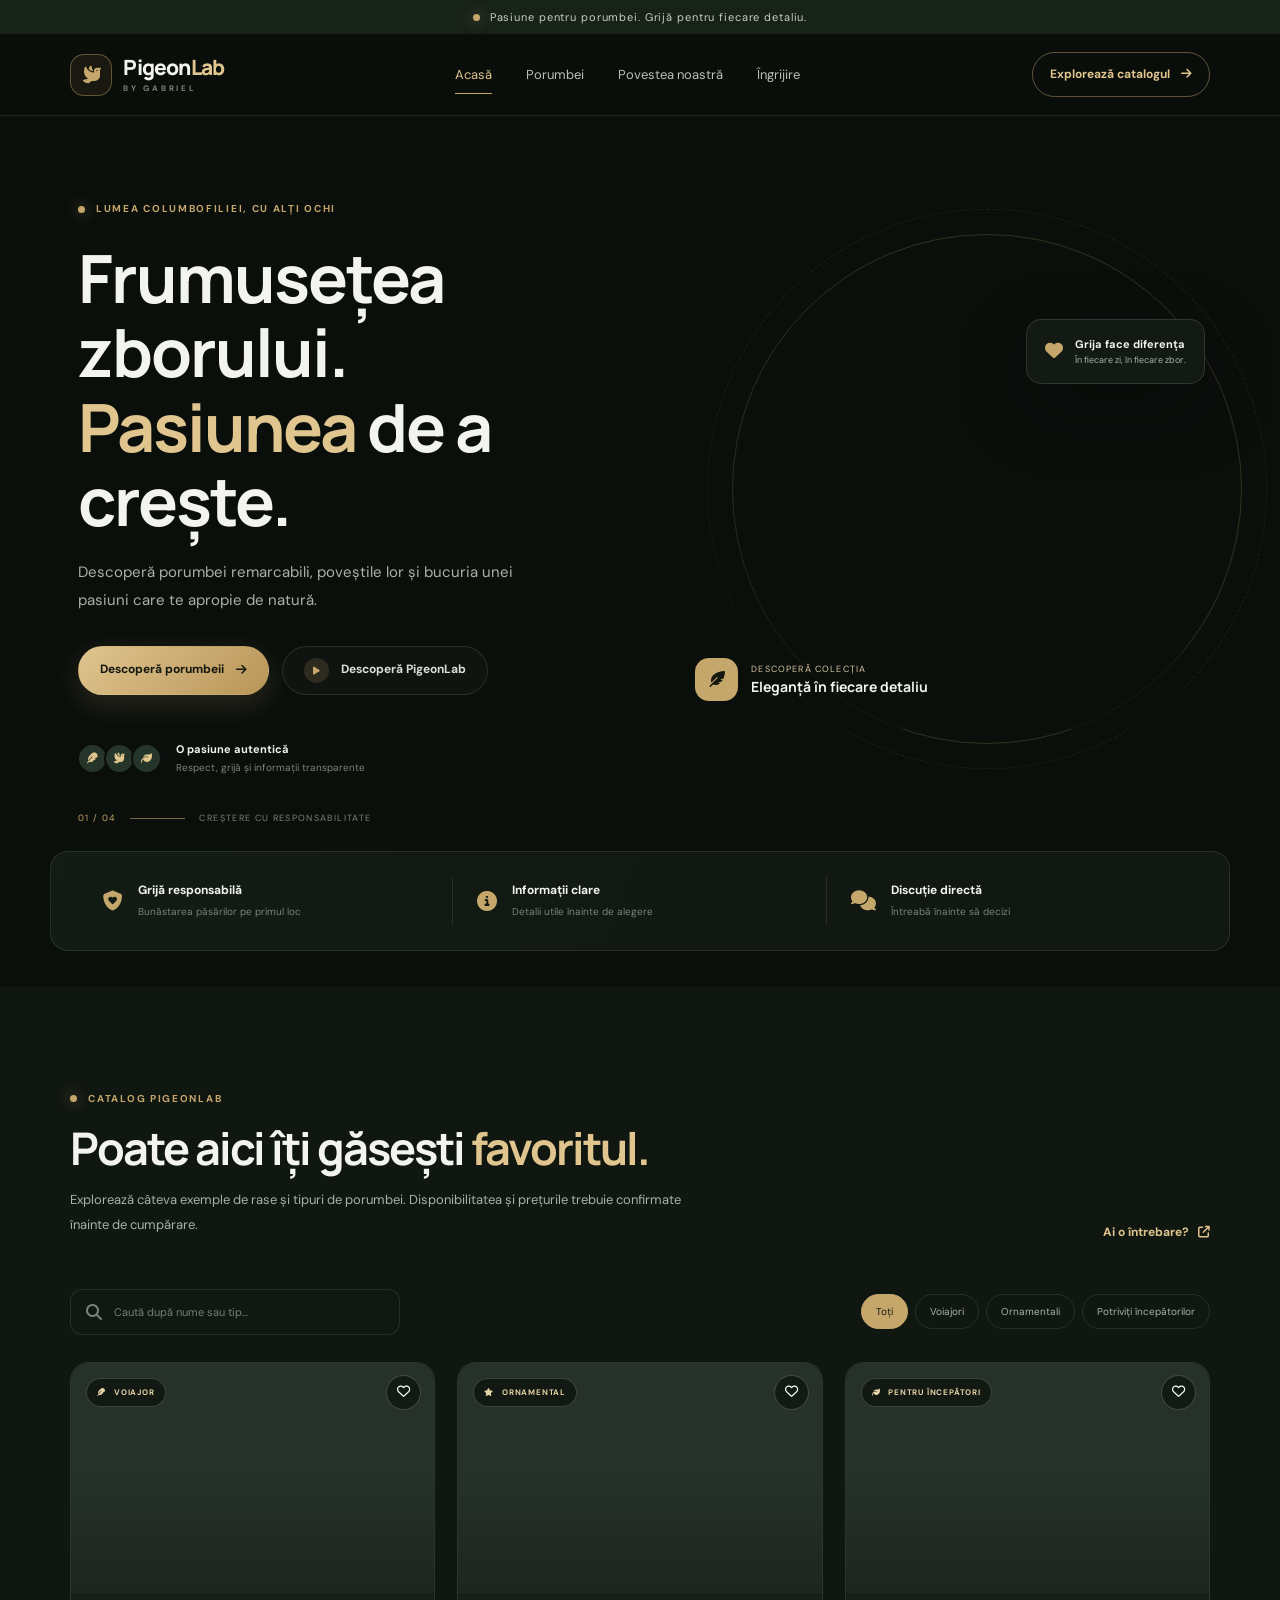
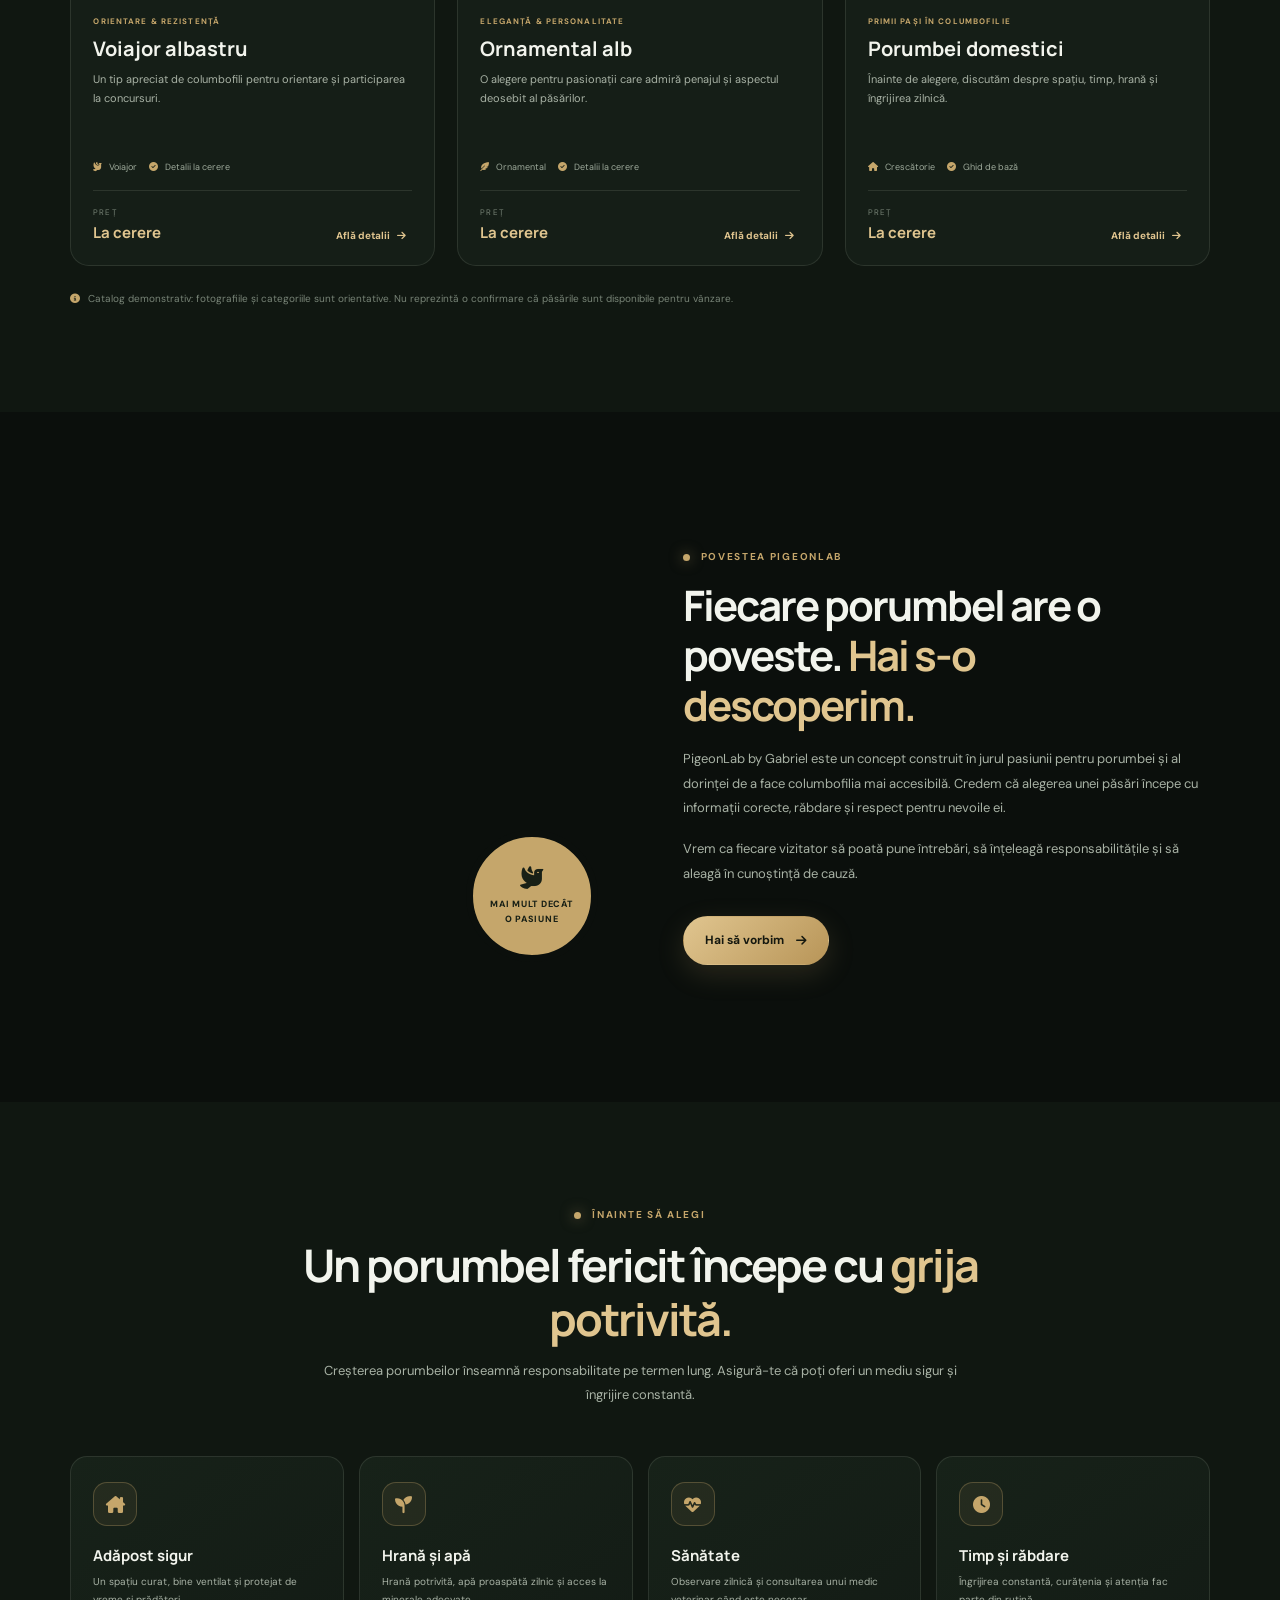
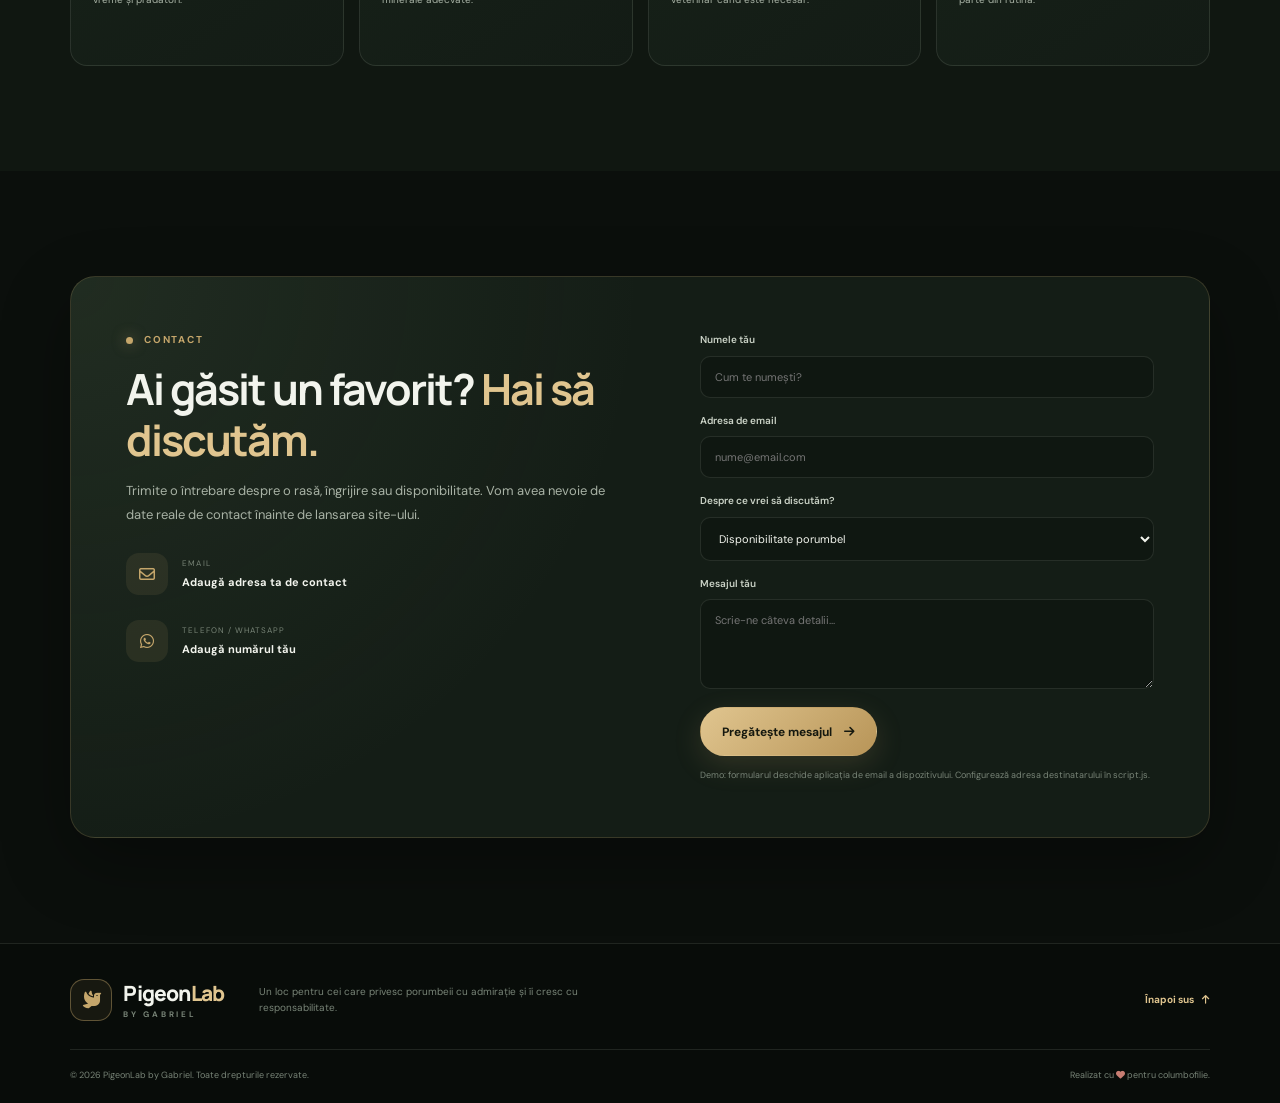
<file: index.html>
<!DOCTYPE html>
<html lang="ro">
<head>
  <meta charset="UTF-8">
  <meta name="viewport" content="width=device-width, initial-scale=1.0">
  <meta name="theme-color" content="#10130f">
  <meta name="description" content="PigeonLab by Gabriel — descoperă porumbei voiajori și ornamentali, cu informații clare și suport pentru alegerea potrivită.">
  <title>PigeonLab — Crescuți cu pasiune</title>
  <link rel="preconnect" href="https://fonts.googleapis.com">
  <link rel="preconnect" href="https://fonts.gstatic.com" crossorigin>
  <link href="https://fonts.googleapis.com/css2?family=DM+Sans:wght@400;500;600;700&family=Manrope:wght@400;500;600;700;800&display=swap" rel="stylesheet">
  <link rel="stylesheet" href="https://cdnjs.cloudflare.com/ajax/libs/font-awesome/6.5.2/css/all.min.css">
  <link rel="stylesheet" href="style.css">
  <script src="script.js" defer></script>
</head>
<body>
  <div class="announcement"><span class="status-dot"></span> Pasiune pentru porumbei. Grijă pentru fiecare detaliu.</div>
  <header class="site-header">
    <a class="brand" href="#acasa" aria-label="PigeonLab, pagina principală">
      <span class="brand-mark"><i class="fa-solid fa-dove"></i></span>
      <span>Pigeon<span class="brand-light">Lab</span><small>BY GABRIEL</small></span>
    </a>
    <button class="menu-toggle" id="menuToggle" aria-label="Deschide meniul" aria-expanded="false"><i class="fa-solid fa-bars"></i></button>
    <nav class="main-nav" id="mainNav" aria-label="Navigare principală">
      <a class="nav-link active" href="#acasa">Acasă</a>
      <a class="nav-link" href="#catalog">Porumbei</a>
      <a class="nav-link" href="#poveste">Povestea noastră</a>
      <a class="nav-link" href="#ingrijire">Îngrijire</a>
    </nav>
    <a class="header-cta" href="#catalog">Explorează catalogul <i class="fa-solid fa-arrow-right"></i></a>
  </header>

  <main>
    <section class="hero" id="acasa">
      <div class="hero-copy">
        <div class="eyebrow"><span></span> LUMEA COLUMBOFILIEI, CU ALȚI OCHI</div>
        <h1>Frumusețea zborului.<br><em>Pasiunea</em> de a crește.</h1>
        <p class="hero-text">Descoperă porumbei remarcabili, poveștile lor și bucuria unei pasiuni care te apropie de natură.</p>
        <div class="hero-actions">
          <a class="button button-primary" href="#catalog">Descoperă porumbeii <i class="fa-solid fa-arrow-right"></i></a>
          <a class="button button-quiet" href="#poveste"><span class="play-icon"><i class="fa-solid fa-play"></i></span> Descoperă PigeonLab</a>
        </div>
        <div class="hero-proof">
          <div class="avatar-stack" aria-hidden="true"><span><i class="fa-solid fa-feather"></i></span><span><i class="fa-solid fa-dove"></i></span><span><i class="fa-solid fa-leaf"></i></span></div>
          <div><strong>O pasiune autentică</strong><small>Respect, grijă și informații transparente</small></div>
        </div>
      </div>
      <div class="hero-visual">
        <div class="hero-image"></div>
        <div class="image-shade"></div>
        <div class="hero-label"><span class="label-icon"><i class="fa-solid fa-feather-pointed"></i></span><div><small>DESCOPERĂ COLECȚIA</small><strong>Eleganță în fiecare detaliu</strong></div></div>
        <div class="floating-note"><i class="fa-solid fa-heart"></i><span><strong>Grija face diferența</strong><small>În fiecare zi, în fiecare zbor.</small></span></div>
        <span class="hero-orbit orbit-one"></span><span class="hero-orbit orbit-two"></span>
      </div>
      <div class="hero-bottom-note"><span>01 / 04</span><span class="line"></span><span>CREȘTERE CU RESPONSABILITATE</span></div>
    </section>

    <section class="trust-strip" aria-label="Principiile PigeonLab">
      <div><i class="fa-solid fa-shield-heart"></i><span><strong>Grijă responsabilă</strong><small>Bunăstarea păsărilor pe primul loc</small></span></div>
      <div><i class="fa-solid fa-circle-info"></i><span><strong>Informații clare</strong><small>Detalii utile înainte de alegere</small></span></div>
      <div><i class="fa-solid fa-comments"></i><span><strong>Discuție directă</strong><small>Întreabă înainte să decizi</small></span></div>
    </section>

    <section class="catalog-section section-pad" id="catalog">
      <div class="section-heading">
        <div><div class="eyebrow"><span></span> CATALOG PIGEONLAB</div><h2>Poate aici îți găsești <em>favoritul.</em></h2><p>Explorează câteva exemple de rase și tipuri de porumbei. Disponibilitatea și prețurile trebuie confirmate înainte de cumpărare.</p></div>
        <a class="text-link" href="#contact">Ai o întrebare? <i class="fa-solid fa-arrow-up-right-from-square"></i></a>
      </div>
      <div class="catalog-tools">
        <label class="search-box"><i class="fa-solid fa-magnifying-glass"></i><input id="birdSearch" type="search" placeholder="Caută după nume sau tip..." aria-label="Caută porumbei"></label>
        <div class="filter-group" role="group" aria-label="Filtrează porumbeii">
          <button class="filter-btn active" data-filter="all">Toți</button>
          <button class="filter-btn" data-filter="voiajor">Voiajori</button>
          <button class="filter-btn" data-filter="ornamental">Ornamentali</button>
          <button class="filter-btn" data-filter="incepatori">Potriviți începătorilor</button>
        </div>
      </div>
      <div class="bird-grid" id="birdGrid">
        <article class="bird-card" data-category="voiajor" data-name="porumbel voiajor albastru">
          <div class="bird-photo photo-one"><span class="bird-badge"><i class="fa-solid fa-feather"></i> VOIAJOR</span><button class="favorite-btn" aria-label="Adaugă Porumbel voiajor albastru la favorite" aria-pressed="false"><i class="fa-regular fa-heart"></i></button></div>
          <div class="bird-info"><div class="bird-kicker">ORIENTARE & REZISTENȚĂ</div><h3>Voiajor albastru</h3><p>Un tip apreciat de columbofili pentru orientare și participarea la concursuri.</p><div class="bird-meta"><span><i class="fa-solid fa-dove"></i> Voiajor</span><span><i class="fa-solid fa-circle-check"></i> Detalii la cerere</span></div><div class="bird-card-bottom"><div class="price"><small>PREȚ</small><strong>La cerere</strong></div><button class="details-btn" data-bird="Voiajor albastru">Află detalii <i class="fa-solid fa-arrow-right"></i></button></div></div>
        </article>
        <article class="bird-card" data-category="ornamental" data-name="porumbel ornamental alb">
          <div class="bird-photo photo-two"><span class="bird-badge"><i class="fa-solid fa-star"></i> ORNAMENTAL</span><button class="favorite-btn" aria-label="Adaugă Porumbel ornamental alb la favorite" aria-pressed="false"><i class="fa-regular fa-heart"></i></button></div>
          <div class="bird-info"><div class="bird-kicker">ELEGANȚĂ & PERSONALITATE</div><h3>Ornamental alb</h3><p>O alegere pentru pasionații care admiră penajul și aspectul deosebit al păsărilor.</p><div class="bird-meta"><span><i class="fa-solid fa-feather-pointed"></i> Ornamental</span><span><i class="fa-solid fa-circle-check"></i> Detalii la cerere</span></div><div class="bird-card-bottom"><div class="price"><small>PREȚ</small><strong>La cerere</strong></div><button class="details-btn" data-bird="Ornamental alb">Află detalii <i class="fa-solid fa-arrow-right"></i></button></div></div>
        </article>
        <article class="bird-card" data-category="incepatori" data-name="porumbei domestici pentru incepatori">
          <div class="bird-photo photo-three"><span class="bird-badge"><i class="fa-solid fa-leaf"></i> PENTRU ÎNCEPĂTORI</span><button class="favorite-btn" aria-label="Adaugă Porumbei pentru începători la favorite" aria-pressed="false"><i class="fa-regular fa-heart"></i></button></div>
          <div class="bird-info"><div class="bird-kicker">PRIMII PAȘI ÎN COLUMBOFILIE</div><h3>Porumbei domestici</h3><p>Înainte de alegere, discutăm despre spațiu, timp, hrană și îngrijirea zilnică.</p><div class="bird-meta"><span><i class="fa-solid fa-house"></i> Crescătorie</span><span><i class="fa-solid fa-circle-check"></i> Ghid de bază</span></div><div class="bird-card-bottom"><div class="price"><small>PREȚ</small><strong>La cerere</strong></div><button class="details-btn" data-bird="Porumbei domestici">Află detalii <i class="fa-solid fa-arrow-right"></i></button></div></div>
        </article>
      </div>
      <div class="empty-state" id="emptyState" hidden><i class="fa-solid fa-magnifying-glass"></i><h3>N-am găsit porumbei pentru această căutare.</h3><p>Încearcă alt cuvânt sau schimbă filtrul.</p></div>
      <p class="catalog-disclaimer"><i class="fa-solid fa-circle-info"></i> Catalog demonstrativ: fotografiile și categoriile sunt orientative. Nu reprezintă o confirmare că păsările sunt disponibile pentru vânzare.</p>
    </section>

    <section class="story-section section-pad" id="poveste">
      <div class="story-image-wrap"><div class="story-image"></div><div class="story-stamp"><i class="fa-solid fa-dove"></i><span>MAI MULT DECÂT<br>O PASIUNE</span></div></div>
      <div class="story-copy"><div class="eyebrow"><span></span> POVESTEA PIGEONLAB</div><h2>Fiecare porumbel are o poveste. <em>Hai s-o descoperim.</em></h2><p>PigeonLab by Gabriel este un concept construit în jurul pasiunii pentru porumbei și al dorinței de a face columbofilia mai accesibilă. Credem că alegerea unei păsări începe cu informații corecte, răbdare și respect pentru nevoile ei.</p><p>Vrem ca fiecare vizitator să poată pune întrebări, să înțeleagă responsabilitățile și să aleagă în cunoștință de cauză.</p><a class="button button-primary" href="#contact">Hai să vorbim <i class="fa-solid fa-arrow-right"></i></a></div>
    </section>

    <section class="care-section section-pad" id="ingrijire">
      <div class="section-heading centered"><div class="eyebrow"><span></span> ÎNAINTE SĂ ALEGI</div><h2>Un porumbel fericit începe cu <em>grija potrivită.</em></h2><p>Creșterea porumbeilor înseamnă responsabilitate pe termen lung. Asigură-te că poți oferi un mediu sigur și îngrijire constantă.</p></div>
      <div class="care-grid">
        <article class="care-card"><span class="care-icon"><i class="fa-solid fa-house-chimney"></i></span><h3>Adăpost sigur</h3><p>Un spațiu curat, bine ventilat și protejat de vreme și prădători.</p></article>
        <article class="care-card"><span class="care-icon"><i class="fa-solid fa-seedling"></i></span><h3>Hrană și apă</h3><p>Hrană potrivită, apă proaspătă zilnic și acces la minerale adecvate.</p></article>
        <article class="care-card"><span class="care-icon"><i class="fa-solid fa-heart-pulse"></i></span><h3>Sănătate</h3><p>Observare zilnică și consultarea unui medic veterinar când este necesar.</p></article>
        <article class="care-card"><span class="care-icon"><i class="fa-solid fa-clock"></i></span><h3>Timp și răbdare</h3><p>Îngrijirea constantă, curățenia și atenția fac parte din rutină.</p></article>
      </div>
    </section>

    <section class="contact-section section-pad" id="contact">
      <div class="contact-panel"><div class="contact-copy"><div class="eyebrow"><span></span> CONTACT</div><h2>Ai găsit un favorit? <em>Hai să discutăm.</em></h2><p>Trimite o întrebare despre o rasă, îngrijire sau disponibilitate. Vom avea nevoie de date reale de contact înainte de lansarea site-ului.</p><div class="contact-detail"><i class="fa-regular fa-envelope"></i><span><small>EMAIL</small><strong>Adaugă adresa ta de contact</strong></span></div><div class="contact-detail"><i class="fa-brands fa-whatsapp"></i><span><small>TELEFON / WHATSAPP</small><strong>Adaugă numărul tău</strong></span></div></div>
        <form class="contact-form" id="contactForm">
          <label for="contactName">Numele tău</label><input id="contactName" name="name" type="text" placeholder="Cum te numești?" required>
          <label for="contactEmail">Adresa de email</label><input id="contactEmail" name="email" type="email" placeholder="nume@email.com" required>
          <label for="contactTopic">Despre ce vrei să discutăm?</label><select id="contactTopic" name="topic"><option>Disponibilitate porumbel</option><option>Informații despre rase</option><option>Îngrijire și hrană</option><option>Altă întrebare</option></select>
          <label for="contactMessage">Mesajul tău</label><textarea id="contactMessage" name="message" rows="3" placeholder="Scrie-ne câteva detalii..." required></textarea>
          <button class="button button-primary form-submit" type="submit">Pregătește mesajul <i class="fa-solid fa-arrow-right"></i></button>
          <small class="form-note">Demo: formularul deschide aplicația de email a dispozitivului. Configurează adresa destinatarului în script.js.</small>
        </form>
      </div>
    </section>
  </main>

  <footer class="site-footer">
    <div class="footer-main"><a class="brand footer-brand" href="#acasa"><span class="brand-mark"><i class="fa-solid fa-dove"></i></span><span>Pigeon<span class="brand-light">Lab</span><small>BY GABRIEL</small></span></a><p>Un loc pentru cei care privesc porumbeii cu admirație și îi cresc cu responsabilitate.</p><a class="back-top" href="#acasa">Înapoi sus <i class="fa-solid fa-arrow-up"></i></a></div>
    <div class="footer-bottom"><span>© <span id="year"></span> PigeonLab by Gabriel. Toate drepturile rezervate.</span><span>Realizat cu <i class="fa-solid fa-heart"></i> pentru columbofilie.</span></div>
  </footer>

  <dialog class="bird-dialog" id="birdDialog" aria-labelledby="dialogTitle"><button class="dialog-close" id="dialogClose" aria-label="Închide"><i class="fa-solid fa-xmark"></i></button><div class="dialog-icon"><i class="fa-solid fa-dove"></i></div><div class="eyebrow"><span></span> PIGEONLAB</div><h2 id="dialogTitle">Detalii despre porumbel</h2><p id="dialogText">Contactează-ne pentru mai multe informații.</p><p class="dialog-note">Disponibilitatea, vârsta, istoricul și prețul trebuie confirmate direct înainte de orice achiziție.</p><a class="button button-primary" href="#contact" id="dialogContact">Întreabă despre acest porumbel <i class="fa-solid fa-arrow-right"></i></a></dialog>
  <div class="toast-container" id="toastContainer" role="status" aria-live="polite"></div>
</body>
</html>
</file>
<file: style.css>
/* =========================================================
   PIGEONLAB BY GABRIEL — Modern responsive stylesheet
   Save as: style.css
   ========================================================= */

:root {
  --bg: #0b0f0c;
  --bg-soft: #101711;
  --surface: #151e17;
  --surface-2: #1b281e;
  --text: #f2f4ed;
  --muted: #a8b2a5;
  --muted-2: #788477;
  --accent: #c5a66b;
  --accent-light: #e0c58f;
  --green: #78966f;
  --line: rgba(225, 232, 219, .11);
  --shadow: 0 24px 70px rgba(0, 0, 0, .32);
  --radius: 22px;
  --container: 1180px;
}

* { box-sizing: border-box; }
html { scroll-behavior: smooth; scroll-padding-top: 100px; }
body {
  margin: 0;
  background: var(--bg);
  color: var(--text);
  font-family: "DM Sans", sans-serif;
  line-height: 1.65;
  -webkit-font-smoothing: antialiased;
}
body, button, input, textarea, select { font-family: "DM Sans", sans-serif; }
button, a { -webkit-tap-highlight-color: transparent; }
a { color: inherit; text-decoration: none; }
button { color: inherit; }
img { max-width: 100%; display: block; }
::selection { background: var(--accent); color: #10130f; }

.announcement {
  min-height: 34px;
  display: flex;
  align-items: center;
  justify-content: center;
  gap: 10px;
  padding: 7px 16px;
  background: #172219;
  color: #c5d0c1;
  font-size: 11px;
  letter-spacing: .08em;
  text-align: center;
}
.status-dot, .eyebrow > span {
  width: 7px; height: 7px; flex: 0 0 7px;
  border-radius: 50%; background: var(--accent);
  box-shadow: 0 0 14px rgba(197,166,107,.6);
}
.site-header {
  height: 82px;
  padding: 0 max(5.5vw, calc((100vw - var(--container))/2));
  display: flex; align-items: center; justify-content: space-between;
  gap: 30px;
  position: sticky; top: 0; z-index: 50;
  background: rgba(11,15,12,.88);
  border-bottom: 1px solid var(--line);
  backdrop-filter: blur(18px);
}
.brand { display: inline-flex; align-items: center; gap: 11px; font: 800 21px/1 "Manrope", sans-serif; letter-spacing: -.8px; }
.brand-mark {
  width: 42px; height: 42px; display: grid; place-items: center;
  border: 1px solid rgba(197,166,107,.42); border-radius: 14px;
  color: var(--accent); background: rgba(197,166,107,.08); font-size: 18px;
}
.brand-light { color: var(--accent-light); }
.brand small { display: block; margin-top: 6px; color: var(--muted-2); font: 700 8px/1 "DM Sans",sans-serif; letter-spacing: 2.7px; }
.main-nav { display: flex; align-items: center; gap: 34px; }
.nav-link { color: #b9c1b5; font-size: 13px; transition: color .2s; position: relative; }
.nav-link::after { content:""; position:absolute; left:0; right:100%; bottom:-9px; height:1px; background:var(--accent); transition:right .25s; }
.nav-link:hover, .nav-link.active { color: var(--accent-light); }
.nav-link:hover::after, .nav-link.active::after { right:0; }
.header-cta {
  padding: 12px 17px; border: 1px solid rgba(197,166,107,.45);
  border-radius: 100px; color: var(--accent-light); font-size: 12px; font-weight: 700;
  transition: .25s;
}
.header-cta:hover { background: var(--accent); color: #11160f; transform: translateY(-2px); }
.header-cta i { margin-left: 8px; }
.menu-toggle { display: none; border: 1px solid var(--line); background: var(--surface); width: 43px; height: 43px; border-radius: 13px; font-size: 17px; cursor: pointer; }

.hero {
  max-width: var(--container); min-height: 650px; margin: auto;
  padding: 85px 28px 75px; display: grid;
  grid-template-columns: 1fr 1.02fr; align-items: center; gap: 65px;
  position: relative;
}
.hero-copy { position: relative; z-index: 2; }
.eyebrow { display: flex; align-items: center; gap: 11px; color: var(--accent); font-size: 10px; font-weight: 700; letter-spacing: .17em; }
.hero h1, h2 { font-family: "Manrope", sans-serif; letter-spacing: -2px; }
.hero h1 { margin: 23px 0 19px; font-size: clamp(42px, 5.2vw, 67px); line-height: 1.12; font-weight: 700; }
h1 em, h2 em { color: var(--accent-light); font-style: normal; }
.hero-text { max-width: 480px; color: var(--muted); font-size: 15px; line-height: 1.9; }
.hero-actions { display: flex; flex-wrap: wrap; gap: 13px; margin-top: 31px; }
.button {
  min-height: 49px; padding: 0 21px; border-radius: 100px;
  display: inline-flex; align-items: center; justify-content: center; gap: 12px;
  border: 1px solid transparent; font-size: 12px; font-weight: 700;
  cursor: pointer; transition: transform .25s, background .25s, border-color .25s;
}
.button:hover { transform: translateY(-3px); }
.button-primary { color: #15180f; background: linear-gradient(135deg, #e0c58f, #b89558); box-shadow: 0 9px 28px rgba(197,166,107,.17); }
.button-primary:hover { background: #ebd3a5; }
.button-quiet { border-color: var(--line); color: #d9dfd5; background: rgba(255,255,255,.025); }
.button-quiet:hover { border-color: rgba(197,166,107,.5); }
.play-icon { width: 25px; height: 25px; display: grid; place-items: center; border-radius: 50%; background: rgba(197,166,107,.16); color: var(--accent); font-size: 9px; }
.hero-proof { display: flex; align-items: center; gap: 14px; margin-top: 45px; }
.avatar-stack { display: flex; padding-left: 3px; }
.avatar-stack span { width: 31px; height: 31px; margin-left: -4px; display: grid; place-items: center; border-radius: 50%; border: 2px solid var(--bg); background: #26352a; color: var(--accent-light); font-size: 11px; }
.hero-proof strong, .hero-proof small { display: block; }
.hero-proof strong { font-size: 11px; }
.hero-proof small { color: var(--muted-2); font-size: 10px; margin-top: 2px; }
.hero-visual { height: 480px; position: relative; isolation: isolate; }
.hero-image, .story-image, .bird-photo {
  background-size: cover; background-position: center;
}
.hero-image {
  position: absolute; inset: 0 20px 0 0; border-radius: 48% 48% 18px 18px;
  background-image: url("https://images.unsplash.com/photo-1552728089-57bdde30beb3?auto=format&fit=crop&w=1200&q=85");
  filter: saturate(.78);
}
.image-shade { position: absolute; inset: 0 20px 0 0; border-radius: 48% 48% 18px 18px; background: linear-gradient(180deg,rgba(10,15,10,.02),rgba(10,15,10,.2) 55%,rgba(10,15,10,.75)); }
.hero-label { position: absolute; left: 28px; bottom: 28px; display: flex; align-items: center; gap: 13px; }
.label-icon { width: 43px; height: 43px; display:grid; place-items:center; border-radius:14px; background:var(--accent); color:#15180f; }
.hero-label small, .hero-label strong { display:block; }
.hero-label small { color:#d6c49e; font-size:9px; letter-spacing:.13em; }
.hero-label strong { font:700 14px "Manrope",sans-serif; }
.floating-note { position:absolute; right:-3px; top:70px; display:flex; align-items:center; gap:12px; padding:15px 18px; border:1px solid rgba(255,255,255,.12); border-radius:15px; background:rgba(20,29,21,.88); box-shadow:var(--shadow); backdrop-filter:blur(12px); }
.floating-note > i { color:var(--accent); font-size:18px; }
.floating-note strong,.floating-note small { display:block; }
.floating-note strong { font-size:11px; }
.floating-note small { color:var(--muted); font-size:9px; }
.hero-orbit { position:absolute; border:1px solid rgba(197,166,107,.22); border-radius:50%; z-index:-1; }
.orbit-one { width:510px;height:510px;right:-40px;top:-15px; }
.orbit-two { width:560px;height:560px;right:-65px;top:-40px; border-style:dashed; opacity:.5; }
.hero-bottom-note { position:absolute; left:28px; bottom:25px; display:flex; align-items:center; gap:14px; color:var(--muted-2); font-size:9px; letter-spacing:.15em; }
.hero-bottom-note > span:first-child { color:var(--accent); }
.hero-bottom-note .line { width:55px; height:1px; background:var(--accent); opacity:.6; }

.trust-strip { max-width:var(--container); margin:0 auto 35px; padding:25px 28px; display:grid; grid-template-columns:repeat(3,1fr); border:1px solid var(--line); border-radius:18px; background:linear-gradient(110deg,#121b14,#111711); }
.trust-strip > div { display:flex; align-items:center; gap:15px; padding:4px 24px; border-right:1px solid var(--line); }
.trust-strip > div:last-child { border:0; }
.trust-strip i { color:var(--accent); font-size:20px; }
.trust-strip strong,.trust-strip small { display:block; }
.trust-strip strong { font-size:12px; }
.trust-strip small { color:var(--muted-2); font-size:10px; margin-top:3px; }

.section-pad { padding:105px max(5.5vw, calc((100vw - var(--container))/2)); }
.catalog-section { background:var(--bg-soft); }
.section-heading { display:flex; align-items:end; justify-content:space-between; gap:25px; margin-bottom:38px; }
.section-heading h2,.story-copy h2,.contact-copy h2 { max-width:680px; margin:14px 0 10px; font-size:clamp(31px,4vw,45px); line-height:1.2; }
.section-heading p,.story-copy p,.contact-copy > p { max-width:650px; color:var(--muted); font-size:13px; line-height:1.9; }
.text-link { flex-shrink:0; color:var(--accent-light); font-size:12px; font-weight:700; padding-bottom:8px; }
.text-link i { margin-left:6px; }
.catalog-tools { display:flex; justify-content:space-between; align-items:center; gap:20px; margin-bottom:27px; }
.search-box { width:min(330px,100%); height:46px; padding:0 15px; display:flex; align-items:center; gap:10px; border:1px solid var(--line); border-radius:12px; background:#111812; color:var(--muted-2); }
.search-box:focus-within { border-color:rgba(197,166,107,.65); box-shadow:0 0 0 3px rgba(197,166,107,.08); }
.search-box input { width:100%; border:0; outline:0; background:transparent; color:var(--text); font-size:11px; }
.search-box input::placeholder { color:#758073; }
.filter-group { display:flex; flex-wrap:wrap; gap:7px; }
.filter-btn { padding:10px 14px; border:1px solid var(--line); border-radius:100px; background:transparent; color:var(--muted); font-size:10px; cursor:pointer; transition:.2s; }
.filter-btn:hover,.filter-btn.active { color:#17190f; border-color:var(--accent); background:var(--accent); }
.bird-grid { display:grid; grid-template-columns:repeat(3,minmax(0,1fr)); gap:22px; }
.bird-card { overflow:hidden; border:1px solid var(--line); border-radius:19px; background:var(--surface); transition:transform .3s,border-color .3s,box-shadow .3s; }
.bird-card:hover { transform:translateY(-7px); border-color:rgba(197,166,107,.42); box-shadow:var(--shadow); }
.bird-photo { height:230px; position:relative; background-color:#263229; }
.photo-one { background-image:url("https://images.unsplash.com/photo-1555169062-013468b47731?auto=format&fit=crop&w=900&q=85"); }
.photo-two { background-image:url("https://images.unsplash.com/photo-1591608971362-f08b2a75731a?auto=format&fit=crop&w=900&q=85"); }
.photo-three { background-image:url("https://images.unsplash.com/photo-1501706362039-c6e13d3f1f4b?auto=format&fit=crop&w=900&q=85"); }
.bird-photo::after { content:""; position:absolute; inset:45% 0 0; background:linear-gradient(transparent,rgba(0,0,0,.25)); pointer-events:none; }
.bird-badge { position:absolute; z-index:1; top:15px; left:15px; padding:7px 10px; border:1px solid rgba(255,255,255,.18); border-radius:100px; background:rgba(13,19,14,.78); color:#e6d2a7; font-size:8px; font-weight:700; letter-spacing:.1em; backdrop-filter:blur(8px); }
.bird-badge i { margin-right:5px; }
.favorite-btn { position:absolute; z-index:2; top:12px; right:13px; width:35px; height:35px; display:grid; place-items:center; border:1px solid rgba(255,255,255,.2); border-radius:50%; background:rgba(13,19,14,.75); color:#fff; cursor:pointer; transition:.2s; }
.favorite-btn:hover,.favorite-btn[aria-pressed="true"] { color:#e58a83; border-color:#e58a83; }
.bird-info { padding:22px; }
.bird-kicker { color:var(--accent); font-size:8px; font-weight:700; letter-spacing:.14em; }
.bird-info h3 { margin:7px 0 8px; font:700 20px "Manrope",sans-serif; }
.bird-info p { min-height:63px; margin:0; color:var(--muted); font-size:11px; line-height:1.8; }
.bird-meta { display:flex; flex-wrap:wrap; gap:12px; padding:15px 0; margin-top:12px; border-bottom:1px solid var(--line); color:#9eaa9b; font-size:9px; }
.bird-meta i { margin-right:5px; color:var(--accent); }
.bird-card-bottom { display:flex; justify-content:space-between; align-items:end; gap:10px; padding-top:15px; }
.price small,.price strong { display:block; }
.price small { color:var(--muted-2); font-size:8px; letter-spacing:.13em; }
.price strong { margin-top:3px; color:var(--accent-light); font:700 15px "Manrope",sans-serif; }
.details-btn { border:0; background:transparent; color:var(--accent-light); font-size:10px; font-weight:700; cursor:pointer; }
.details-btn i { margin-left:5px; transition:transform .2s; }
.details-btn:hover i { transform:translateX(4px); }
.empty-state { padding:55px 20px; text-align:center; color:var(--muted); }
.empty-state > i { color:var(--accent); font-size:25px; }
.empty-state h3 { color:var(--text); font:700 18px "Manrope",sans-serif; }
.empty-state p { font-size:12px; }
.catalog-disclaimer { margin:25px 0 0; color:var(--muted-2); font-size:10px; }
.catalog-disclaimer i { color:var(--accent); margin-right:5px; }

.story-section { display:grid; grid-template-columns:1fr 1fr; align-items:center; gap:85px; }
.story-image-wrap { min-height:480px; position:relative; }
.story-image { position:absolute; inset:0 35px 0 0; border-radius:18px 140px 18px 18px; background-image:url("https://images.unsplash.com/photo-1549608276-5786777e6587?auto=format&fit=crop&w=1100&q=85"); }
.story-stamp { position:absolute; right:0; bottom:35px; width:132px; height:132px; display:flex; flex-direction:column; align-items:center; justify-content:center; gap:8px; border:7px solid var(--bg); border-radius:50%; background:var(--accent); color:#182016; text-align:center; font-size:9px; font-weight:800; letter-spacing:.08em; }
.story-stamp i { font-size:23px; }
.story-copy h2 { font-size:clamp(30px,3.5vw,42px); }
.story-copy p { margin:16px 0; }
.story-copy .button { margin-top:14px; }

.care-section { background:#101711; }
.centered { display:block; text-align:center; }
.centered .eyebrow { justify-content:center; }
.centered h2,.centered p { margin-left:auto; margin-right:auto; }
.care-grid { display:grid; grid-template-columns:repeat(4,1fr); gap:15px; margin-top:48px; }
.care-card { min-height:210px; padding:25px 22px; border:1px solid var(--line); border-radius:17px; background:linear-gradient(145deg,#172219,#131b15); transition:.25s; }
.care-card:hover { transform:translateY(-5px); border-color:rgba(197,166,107,.45); }
.care-icon { width:44px; height:44px; display:grid; place-items:center; border:1px solid rgba(197,166,107,.3); border-radius:14px; background:rgba(197,166,107,.08); color:var(--accent); font-size:17px; }
.care-card h3 { margin:19px 0 7px; font:700 15px "Manrope",sans-serif; }
.care-card p { margin:0; color:var(--muted); font-size:10px; line-height:1.8; }

.contact-section { background:var(--bg); }
.contact-panel { max-width:var(--container); margin:auto; padding:55px; display:grid; grid-template-columns:1fr .9fr; gap:70px; border:1px solid rgba(197,166,107,.2); border-radius:25px; background:radial-gradient(circle at 0 0,rgba(120,150,111,.13),transparent 45%),#141d16; box-shadow:var(--shadow); }
.contact-copy h2 { font-size:clamp(31px,3.5vw,43px); }
.contact-detail { display:flex; align-items:center; gap:14px; margin-top:25px; }
.contact-detail > i { width:42px; height:42px; display:grid; place-items:center; border-radius:13px; background:rgba(197,166,107,.1); color:var(--accent); }
.contact-detail small,.contact-detail strong { display:block; }
.contact-detail small { color:var(--muted-2); font-size:8px; letter-spacing:.13em; }
.contact-detail strong { margin-top:3px; font-size:11px; }
.contact-form { display:flex; flex-direction:column; }
.contact-form label { margin:0 0 7px; color:#cbd3c7; font-size:10px; font-weight:600; }
.contact-form input,.contact-form select,.contact-form textarea { width:100%; margin-bottom:15px; padding:13px 14px; outline:0; border:1px solid var(--line); border-radius:10px; background:#0f1711; color:var(--text); font-size:11px; transition:border-color .2s,box-shadow .2s; }
.contact-form input:focus,.contact-form select:focus,.contact-form textarea:focus { border-color:rgba(197,166,107,.7); box-shadow:0 0 0 3px rgba(197,166,107,.07); }
.contact-form textarea { resize:vertical; min-height:90px; }
.contact-form select option { background:#111; }
.form-submit { align-self:flex-start; margin-top:3px; }
.form-note { margin-top:12px; color:var(--muted-2); font-size:9px; line-height:1.6; }

.site-footer { padding:35px max(5.5vw, calc((100vw - var(--container))/2)) 20px; border-top:1px solid var(--line); background:#080c09; }
.footer-main { display:flex; align-items:center; gap:35px; padding-bottom:28px; }
.footer-main p { max-width:390px; margin:0 auto 0 0; color:var(--muted-2); font-size:10px; }
.footer-brand { flex-shrink:0; }
.back-top { color:var(--accent-light); font-size:10px; font-weight:700; }
.back-top i { margin-left:6px; }
.footer-bottom { display:flex; justify-content:space-between; gap:15px; padding-top:18px; border-top:1px solid var(--line); color:var(--muted-2); font-size:9px; }
.footer-bottom i { color:#c77d72; }

.bird-dialog { width:min(490px,calc(100% - 30px)); padding:42px; border:1px solid rgba(197,166,107,.3); border-radius:23px; background:#172119; color:var(--text); box-shadow:0 30px 100px rgba(0,0,0,.6); }
.bird-dialog::backdrop { background:rgba(3,7,4,.78); backdrop-filter:blur(5px); }
.dialog-close { position:absolute; top:15px; right:15px; width:34px; height:34px; border:1px solid var(--line); border-radius:50%; background:transparent; color:var(--muted); cursor:pointer; }
.dialog-icon { width:52px; height:52px; display:grid; place-items:center; margin-bottom:22px; border-radius:16px; background:rgba(197,166,107,.12); color:var(--accent); font-size:21px; }
.bird-dialog h2 { margin:12px 0; font-size:27px; }
.bird-dialog p { color:var(--muted); font-size:12px; line-height:1.8; }
.bird-dialog .dialog-note { padding:13px; border-left:2px solid var(--accent); background:rgba(197,166,107,.06); font-size:10px; }
.bird-dialog .button { margin-top:12px; }
.toast-container { position:fixed; right:20px; bottom:20px; z-index:100; display:grid; gap:9px; }
.toast { max-width:min(360px,calc(100vw - 40px)); padding:13px 17px; border:1px solid rgba(197,166,107,.3); border-radius:12px; background:#1b281e; color:var(--text); box-shadow:var(--shadow); font-size:11px; animation:toast-in .25s ease both; }
@keyframes toast-in { from { opacity:0; transform:translateY(10px); } to { opacity:1; transform:translateY(0); } }
.reveal { opacity:0; transform:translateY(22px); transition:opacity .65s ease,transform .65s ease; }
.reveal.visible { opacity:1; transform:none; }

@media (max-width: 980px) {
  .site-header { padding:0 4vw; gap:18px; }
  .main-nav { gap:18px; }
  .header-cta { display:none; }
  .hero { gap:35px; padding-top:65px; }
  .hero-visual { height:420px; }
  .trust-strip { margin-left:4vw; margin-right:4vw; }
  .trust-strip > div { padding:4px 13px; }
  .section-pad { padding:80px 5vw; }
  .story-section { gap:45px; }
  .contact-panel { padding:38px; gap:35px; }
  .care-grid { grid-template-columns:repeat(2,1fr); }
}
@media (max-width: 720px) {
  html { scroll-padding-top:75px; }
  .announcement { font-size:9px; letter-spacing:.03em; }
  .site-header { height:70px; }
  .brand { font-size:19px; }
  .brand-mark { width:38px;height:38px; }
  .menu-toggle { display:grid; place-items:center; }
  .main-nav {
    position:absolute; top:69px; left:0; right:0; display:none;
    padding:13px 5vw 20px; flex-direction:column; align-items:stretch; gap:0;
    background:rgba(11,15,12,.98); border-bottom:1px solid var(--line);
  }
  .main-nav.open { display:flex; }
  .nav-link { padding:13px 4px; border-bottom:1px solid var(--line); }
  .nav-link::after { display:none; }
  .hero { display:flex; flex-direction:column; align-items:stretch; gap:30px; padding:58px 6vw 75px; }
  .hero h1 { font-size:clamp(40px,11vw,58px); }
  .hero-text { font-size:13px; }
  .hero-visual { height:370px; margin:0 8px; }
  .hero-image,.image-shade { right:12px; }
  .floating-note { right:-8px; top:35px; padding:11px 13px; }
  .floating-note strong { font-size:10px; }
  .orbit-one { width:390px;height:390px;right:-35px;top:-10px; }
  .orbit-two { width:430px;height:430px;right:-55px;top:-30px; }
  .hero-bottom-note { left:6vw; bottom:27px; font-size:8px; }
  .trust-strip { grid-template-columns:1fr; margin:0 5vw 15px; padding:12px 20px; }
  .trust-strip > div { padding:13px 0; border-right:0; border-bottom:1px solid var(--line); }
  .trust-strip > div:last-child { border-bottom:0; }
  .section-pad { padding:70px 5vw; }
  .section-heading { display:block; }
  .section-heading h2,.story-copy h2 { letter-spacing:-1.2px; }
  .text-link { display:inline-block; margin-top:8px; }
  .catalog-tools { align-items:stretch; flex-direction:column; }
  .search-box { width:100%; }
  .filter-group { gap:6px; }
  .filter-btn { padding:9px 11px; font-size:9px; }
  .bird-grid { grid-template-columns:1fr; gap:17px; }
  .bird-photo { height:245px; }
  .bird-info p { min-height:0; }
  .story-section { grid-template-columns:1fr; gap:35px; }
  .story-image-wrap { min-height:370px; }
  .story-image { right:23px; border-top-right-radius:110px; }
  .story-stamp { width:112px;height:112px; right:0; bottom:18px; font-size:8px; }
  .care-grid { gap:11px; margin-top:32px; }
  .care-card { min-height:190px; padding:19px 16px; }
  .contact-panel { grid-template-columns:1fr; padding:28px 21px; gap:25px; border-radius:19px; }
  .footer-main { align-items:flex-start; flex-wrap:wrap; gap:17px; }
  .footer-main p { order:3; flex-basis:100%; }
  .footer-bottom { flex-direction:column; gap:8px; }
}
@media (max-width: 390px) {
  .hero-actions { flex-direction:column; align-items:stretch; }
  .hero-actions .button { width:100%; }
  .hero-visual { height:320px; }
  .care-grid { grid-template-columns:1fr; }
  .care-card { min-height:0; }
  .bird-card-bottom { align-items:center; }
  .bird-dialog { padding:34px 24px 25px; }
}
@media (prefers-reduced-motion: reduce) {
  *,*::before,*::after { scroll-behavior:auto !important; animation-duration:.01ms !important; animation-iteration-count:1 !important; transition-duration:.01ms !important; }
  .reveal { opacity:1; transform:none; }
}
</file>
